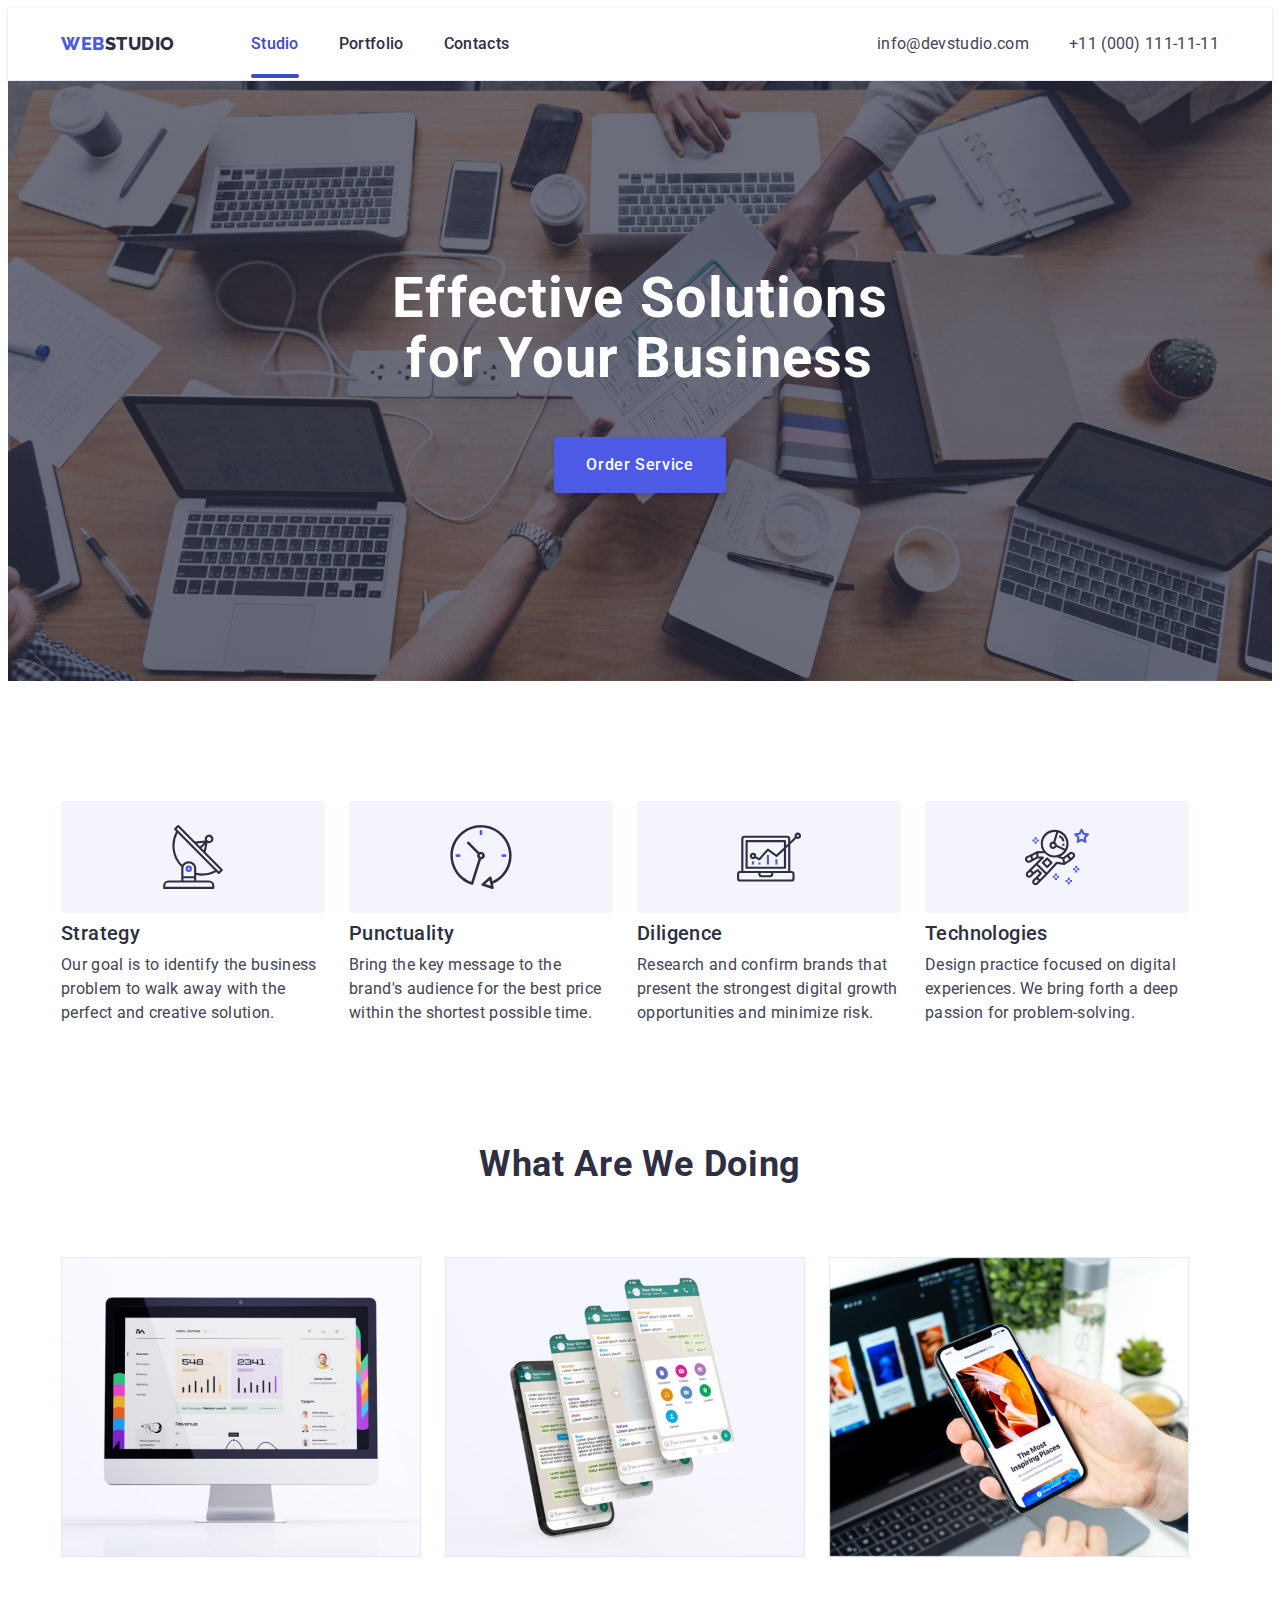
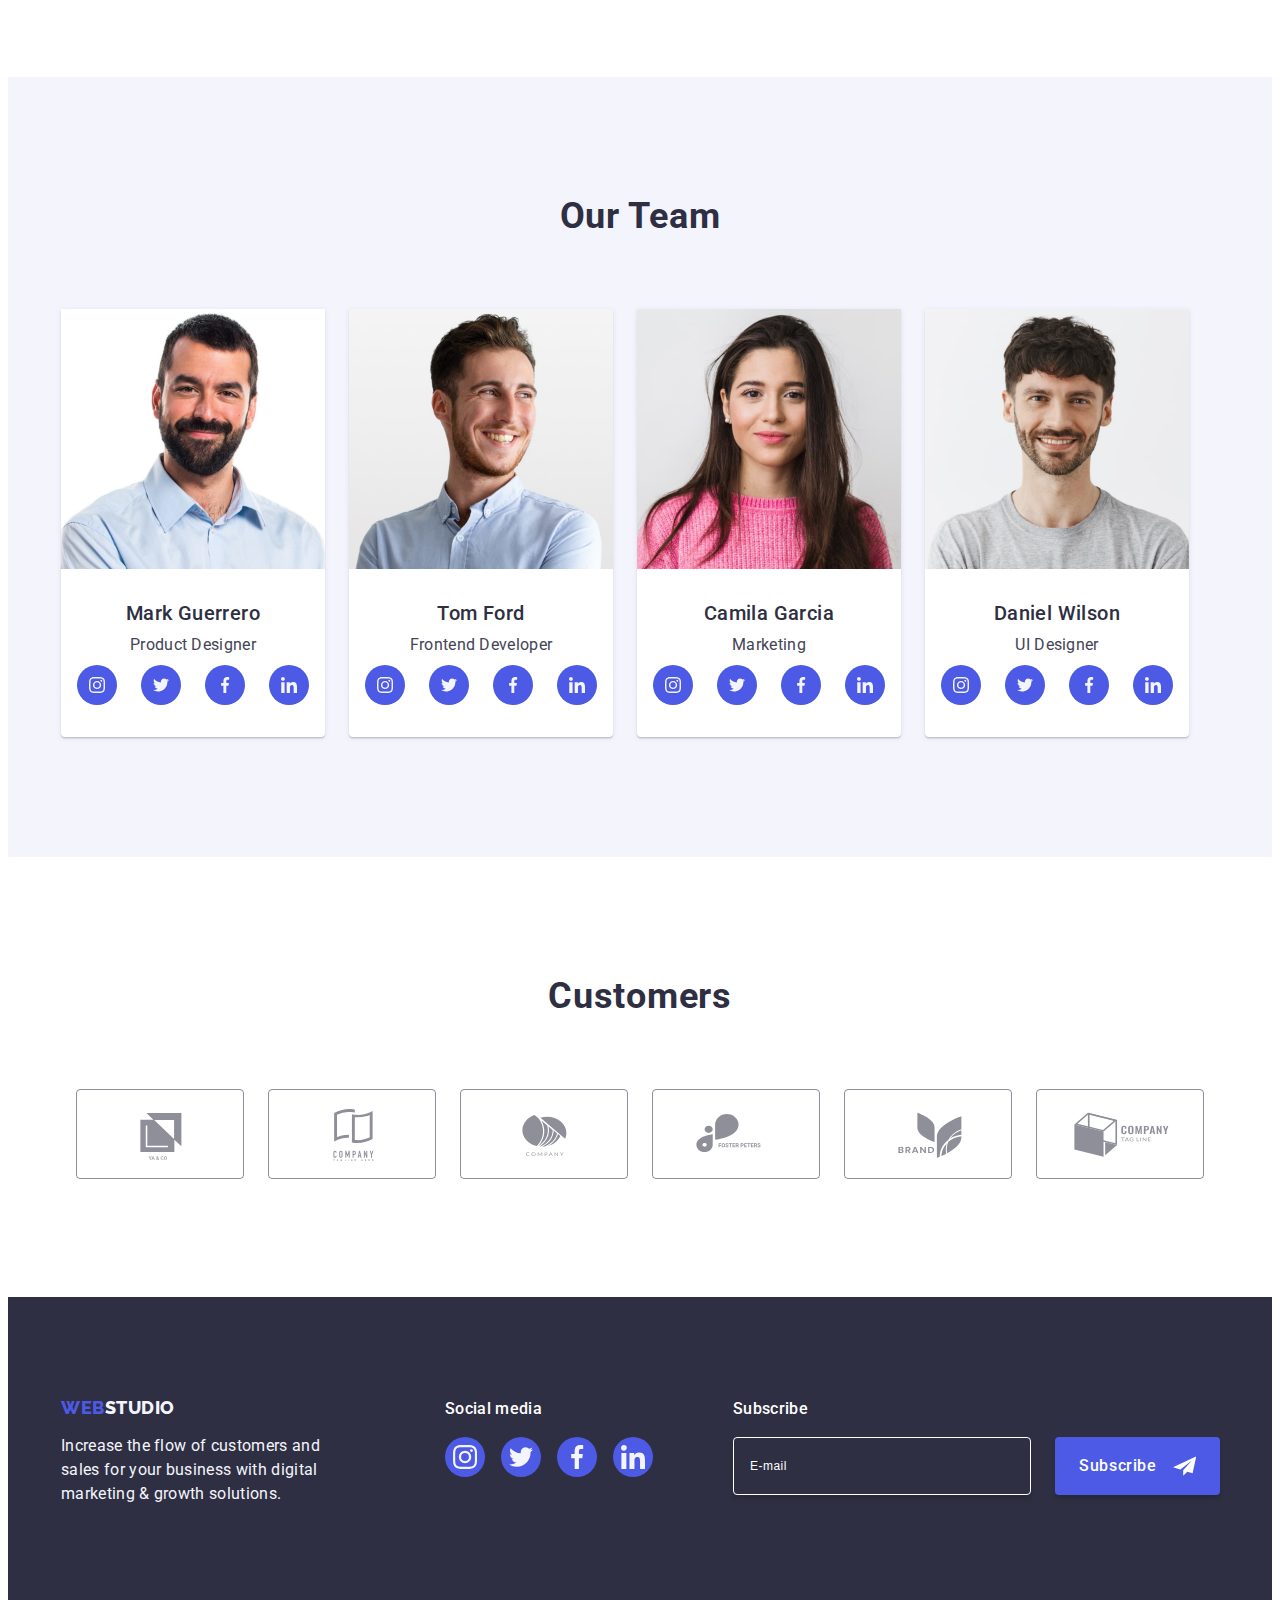
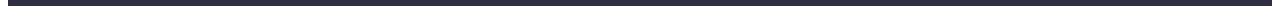
<file: index.html>
<!DOCTYPE html>
<html lang="en">
  <head>
    <meta charset="utf-8" />
    <meta name="description" content="Effective Solutions for Your Business" />
    <title>Web Studio</title>
    <link rel="preconnect" href="https://fonts.googleapis.com" />
    <link rel="preconnect" href="https://fonts.gstatic.com" crossorigin />
    <link rel="preconnect" href="https://fonts.googleapis.com" />
    <link rel="preconnect" href="https://fonts.gstatic.com" crossorigin />
    <link
      href="https://fonts.googleapis.com/css2?family=Raleway:wght@800&family=Roboto:wght@400;500;700;900&display=swap"
      rel="stylesheet"
    />
    <link
      rel="stylesheet"
      href="https://cdnjs.cloudflare.com/ajax/libs/modern-normalize/2.0.0/modern-normalize.min.css"
      integrity="sha512-4xo8blKMVCiXpTaLzQSLSw3KFOVPWhm/TRtuPVc4WG6kUgjH6J03IBuG7JZPkcWMxJ5huwaBpOpnwYElP/m6wg=="
      crossorigin="anonymous"
      referrerpolicy="no-referrer"
    />
    <link rel="stylesheet" href="./portfolio.html" />
    <link rel="stylesheet" href="./css/styles.css" />
  </head>
  <body>
    <!-- header -->

    <header class="header">
      <!-- !logo -->

      <div class="container-header container">
        <nav class="nav list">
          <a class="logo link" href="./index.html">
            Web<span class="span-dark">Studio</span>
          </a>

          <!-- !menu  -->

          <ul class="navigation-list list">
            <li class="navigation-list-item">
              <a href="./index.html" class="navigation-item-link link current"
                >Studio</a
              >
            </li>
            <li class="navigation-list-item">
              <a href="./portfolio.html" class="navigation-item-link link"
                >Portfolio</a
              >
            </li>
            <li class="navigation-list-item">
              <a href="" class="navigation-item-link link">Contacts</a>
            </li>
          </ul>
        </nav>
        <!-- !address -->
        <address class="address">
          <ul class="addres-list list">
            <li class="addres-list-item">
              <a class="addres-contacts link" href="mailto:info@devstudio.com"
                >info@devstudio.com</a
              >
            </li>
            <li class="addres-list-item">
              <a class="addres-contacts link" href="tel:+110001111111"
                >+11 (000) 111-11-11</a
              >
            </li>
          </ul>
        </address>
      </div>
    </header>

    <!-- main content -->

    <main class="main-content">
      <!-- !Hero section  -->

      <section class="hero-section">
        <div class="container">
          <h1 class="hero-text">Effective Solutions for Your Business</h1>
          <button type="button" class="button" data-modal-open>
            Order Service
          </button>
        </div>
      </section>

      <!--!Benefits section  -->

      <section class="benefits-section">
        <div class="container">
          <h2 class="visually-hidden">Content</h2>
          <ul class="benefits-list list">
            <li class="benefits-list-item">
              <div class="benefits-wraper">
                <svg class="benefits-icon" width="64" height="64">
                  <use href="./images/icons.svg#icon-antenna-1"></use>
                </svg>
              </div>
              <h3 class="benefits-list-subtitle">Strategy</h3>
              <p class="benefits-list-desc">
                Our goal is to identify the business problem to walk away with
                the perfect and creative solution.
              </p>
            </li>
            <li class="benefits-list-item">
              <div class="benefits-wraper">
                <svg class="benefits-icon" width="64" height="64">
                  <use href="./images/icons.svg#icon-clock-1"></use>
                </svg>
              </div>
              <h3 class="benefits-list-subtitle">Punctuality</h3>
              <p class="benefits-list-desc">
                Bring the key message to the brand's audience for the best price
                within the shortest possible time.
              </p>
            </li>
            <li class="benefits-list-item">
              <div class="benefits-wraper">
                <svg class="benefits-icon" width="64" height="64">
                  <use href="./images/icons.svg#icon-diagram-1"></use>
                </svg>
              </div>
              <h3 class="benefits-list-subtitle">Diligence</h3>
              <p class="benefits-list-desc">
                Research and confirm brands that present the strongest digital
                growth opportunities and minimize risk.
              </p>
            </li>
            <li class="benefits-list-item">
              <div class="benefits-wraper">
                <svg class="benefits-icon" width="64" height="64">
                  <use href="./images/icons.svg#icon-astronaut-1"></use>
                </svg>
              </div>
              <h3 class="benefits-list-subtitle">Technologies</h3>
              <p class="benefits-list-desc">
                Design practice focused on digital experiences. We bring forth a
                deep passion for problem-solving.
              </p>
            </li>
          </ul>
        </div>
      </section>

      <!--!Progres section -->

      <section class="progres-section">
        <div class="container">
          <h2 class="title">What are we doing</h2>
          <ul class="progres-list list">
            <li class="progres-list-item">
              <img
                class="images img"
                src="./images/mainpage/img5.jpg"
                alt="computer monitor"
                width="360"
              />
            </li>
            <li class="progres-list-item">
              <img
                class="images img"
                src="./images/mainpage/img6.jpg"
                alt="application in the phone"
                width="360"
              />
            </li>
            <li class="progres-list-item">
              <img
                class="images img"
                src="./images/mainpage/img7.jpg"
                alt="phone in hand in front of computer"
                width="360"
              />
            </li>
          </ul>
        </div>
      </section>

      <!-- !Team section -->

      <section class="team-section">
        <div class="container">
          <h2 class="title">Our Team</h2>
          <ul class="team-list list">
            <li class="team-list-item">
              <img
                class="team-img img"
                src="./images/mainpage/img1.jpg"
                alt="Mark Guerrero"
                width="264"
              />
              <div class="text">
                <h3 class="name">Mark Guerrero</h3>
                <p class="profession">Product Designer</p>
                <ul class="team-wrape-list list">
                  <li class="team-wrape-item">
                    <a class="social-link" href="">
                      <svg class="link-icon" width="16" height="16">
                        <use href="./images/icons.svg#icon-instagram-2"></use>
                      </svg>
                    </a>
                  </li>
                  <li class="team-wrape-item">
                    <a class="social-link" href="">
                      <svg class="link-icon" width="16" height="16">
                        <use href="./images/icons.svg#icon-twitter-1"></use>
                      </svg>
                    </a>
                  </li>
                  <li class="team-wrape-item">
                    <a class="social-link" href="">
                      <svg class="link-icon" width="16" height="16">
                        <use href="./images/icons.svg#icon-facebook-1"></use>
                      </svg>
                    </a>
                  </li>
                  <li class="team-wrape-item">
                    <a class="social-link" href="">
                      <svg class="link-icon" width="16" height="16">
                        <use href="./images/icons.svg#icon-linkedin-1"></use>
                      </svg>
                    </a>
                  </li>
                </ul>
              </div>
            </li>
            <li class="team-list-item">
              <img
                class="team-img img"
                src="./images/mainpage/img2.jpg"
                alt="Tom Ford"
                width="264"
              />
              <div class="text">
                <h3 class="name">Tom Ford</h3>
                <p class="profession">Frontend Developer</p>
                <ul class="team-wrape-list list">
                  <li class="team-wrape-item">
                    <a class="social-link" href="">
                      <svg class="link-icon" width="16" height="16">
                        <use href="./images/icons.svg#icon-instagram-2"></use>
                      </svg>
                    </a>
                  </li>
                  <li class="team-wrape-item">
                    <a class="social-link" href="">
                      <svg class="link-icon" width="16" height="16">
                        <use href="./images/icons.svg#icon-twitter-1"></use>
                      </svg>
                    </a>
                  </li>
                  <li class="team-wrape-item">
                    <a class="social-link" href="">
                      <svg class="link-icon" width="16" height="16">
                        <use href="./images/icons.svg#icon-facebook-1"></use>
                      </svg>
                    </a>
                  </li>
                  <li class="team-wrape-item">
                    <a class="social-link" href="">
                      <svg class="link-icon" width="16" height="16">
                        <use href="./images/icons.svg#icon-linkedin-1"></use>
                      </svg>
                    </a>
                  </li>
                </ul>
              </div>
            </li>
            <li class="team-list-item">
              <img
                class="team-img img"
                src="./images/mainpage/img3.jpg"
                alt="Camila Garcia"
                width="264"
              />
              <div class="text">
                <h3 class="name">Camila Garcia</h3>
                <p class="profession">Marketing</p>
                <ul class="team-wrape-list list">
                  <li class="team-wrape-item">
                    <a class="social-link" href="">
                      <svg class="link-icon" width="16" height="16">
                        <use href="./images/icons.svg#icon-instagram-2"></use>
                      </svg>
                    </a>
                  </li>
                  <li class="team-wrape-item">
                    <a class="social-link" href="">
                      <svg class="link-icon" width="16" height="16">
                        <use href="./images/icons.svg#icon-twitter-1"></use>
                      </svg>
                    </a>
                  </li>
                  <li class="team-wrape-item">
                    <a class="social-link" href="">
                      <svg class="link-icon" width="16" height="16">
                        <use href="./images/icons.svg#icon-facebook-1"></use>
                      </svg>
                    </a>
                  </li>
                  <li class="team-wrape-item">
                    <a class="social-link" href="">
                      <svg class="link-icon" width="16" height="16">
                        <use href="./images/icons.svg#icon-linkedin-1"></use>
                      </svg>
                    </a>
                  </li>
                </ul>
              </div>
            </li>
            <li class="team-list-item">
              <img
                class="team-img img"
                src="./images/mainpage/img4.jpg"
                alt="Daniel Wilson"
                width="264"
              />
              <div class="text">
                <h3 class="name">Daniel Wilson</h3>
                <p class="profession">UI Designer</p>
                <ul class="team-wrape-list list">
                  <li class="team-wrape-item">
                    <a class="social-link" href="">
                      <svg class="link-icon" width="16" height="16">
                        <use href="./images/icons.svg#icon-instagram-2"></use>
                      </svg>
                    </a>
                  </li>
                  <li class="team-wrape-item">
                    <a class="social-link" href="">
                      <svg class="link-icon" width="16" height="16">
                        <use href="./images/icons.svg#icon-twitter-1"></use>
                      </svg>
                    </a>
                  </li>
                  <li class="team-wrape-item">
                    <a class="social-link" href="">
                      <svg class="link-icon" width="16" height="16">
                        <use href="./images/icons.svg#icon-facebook-1"></use>
                      </svg>
                    </a>
                  </li>
                  <li class="team-wrape-item">
                    <a class="social-link" href="">
                      <svg class="link-icon" width="16" height="16">
                        <use href="./images/icons.svg#icon-linkedin-1"></use>
                      </svg>
                    </a>
                  </li>
                </ul>
              </div>
            </li>
          </ul>
        </div>
      </section>

      <!-- !Customers -->

      <section class="customers-section">
        <div class="container">
          <h2 class="title customers-title">Customers</h2>
          <ul class="list customers-list">
            <li class="list customers-item">
              <a class="link customers-link" href="">
                <svg class="customers-icon" width="104" height="56">
                  <use href="./images/icons.svg#icon-Logo"></use>
                </svg>
              </a>
            </li>
            <li class="list customers-item">
              <a class="link customers-link" href="">
                <svg class="customers-icon" width="104" height="56">
                  <use href="./images/icons.svg#icon-Logo-1"></use>
                </svg>
              </a>
            </li>
            <li class="list customers-item">
              <a class="link customers-link" href="">
                <svg class="customers-icon" width="104" height="56">
                  <use href="./images/icons.svg#icon-Logo-2"></use>
                </svg>
              </a>
            </li>
            <li class="list customers-item">
              <a class="link customers-link" href="">
                <svg class="customers-icon" width="104" height="56">
                  <use href="./images/icons.svg#icon-logo-foster-peters"></use>
                </svg>
              </a>
            </li>
            <li class="list customers-item">
              <a class="link customers-link" href="">
                <svg class="customers-icon" width="104" height="56">
                  <use href="./images/icons.svg#icon-Logo-3"></use>
                </svg>
              </a>
            </li>
            <li class="list customers-item">
              <a class="link customers-link" href="">
                <svg class="customers-icon" width="104" height="56">
                  <use href="./images/icons.svg#icon-Logo-4"></use>
                </svg>
              </a>
            </li>
          </ul>
        </div>
      </section>
    </main>
    <!-- footer -->

    <footer class="footer">
      <div class="container container-footer">
        <div class="cont">
          <a class="logo link link-logo" href="./index.html"
            >Web<span class="span-white">Studio</span>
          </a>
          <p class="footer-text">
            Increase the flow of customers and sales for your business with
            digital marketing & growth solutions.
          </p>
        </div>
        <div class="social">
          <p class="social-text">Social media</p>
          <ul class="footer-wrap-list list">
            <li class="team-wrape-item social-item">
              <a class="social-link-footer" href="">
                <svg class="link-icon-footer" width="24" height="24">
                  <use href="./images/icons.svg#icon-instagram-2"></use>
                </svg>
              </a>
            </li>
            <li class="team-wrape-item social-item">
              <a class="social-link-footer" href="">
                <svg class="link-icon-footer" width="24" height="24">
                  <use href="./images/icons.svg#icon-twitter-1"></use>
                </svg>
              </a>
            </li>
            <li class="team-wrape-item social-item">
              <a class="social-link-footer" href="">
                <svg class="link-icon-footer" width="24" height="24">
                  <use href="./images/icons.svg#icon-facebook-1"></use>
                </svg>
              </a>
            </li>
            <li class="team-wrape-item social-item">
              <a class="social-link-footer" href="">
                <svg class="link-icon-footer" width="24" height="24">
                  <use href="./images/icons.svg#icon-linkedin-1"></use>
                </svg>
              </a>
            </li>
          </ul>
        </div>
        <div class="subscribe">
          <p class="social-text">Subscribe</p>
          <form class="footer-form" name="subscribe_form">
            <label class="footer-label" for="user_email_form">
              <input
                class="footer-form-input"
                name="subscribe-email"
                type="email"
                placeholder="E-mail"
                id="user_email_form"
              />
            </label>
            <button class="button-subscribe button" type="submit">
              Subscribe
              <svg class="button-item" width="24" height="24">
                <use href="./images/icons.svg#icon-Frame-3"></use>
              </svg>
            </button>
          </form>
        </div>
      </div>
    </footer>

    <!-- modal -->

    <div class="modal is-hidden" data-modal>
      <div class="modal-inside" data-modal>
        <button class="modal-close-button" type="button" data-modal-close>
          <svg class="svg-close" width="8" height="8">
            <use href="./images/icons.svg#icon-close-black-18dp-2-1"></use>
          </svg>
        </button>

        <p class="modal-caption">
          Leave your contacts and we will call you back
        </p>

        <form class="modal-form" name="review_form">
          <div class="modai-form-field">
            <label class="modal-form-label" for="user-name">Name</label>
            <div class="modai-form-field">
              <input
                class="modal-form-input"
                type="text"
                name="user-name"
                id="user-name"
                placeholder=""
              />
              <svg class="modal-form-icon" width="18" height="24">
                <use href="./images/icons.svg#icon-person-black-18dp-1"></use>
              </svg>
            </div>
          </div>

          <div class="modai-form-field">
            <label class="modal-form-label" for="user-phone">Phone</label>
            <div class="modai-form-field">
              <input
                class="modal-form-input"
                type="tel"
                name="user-name"
                id="user-phone"
                placeholder=""
              />
              <svg class="modal-form-icon" width="18" height="24">
                <use href="./images/icons.svg#icon-phone-black-18dp-1"></use>
              </svg>
            </div>
          </div>

          <div class="modai-form-field">
            <label class="modal-form-label" for="user-email">Email</label>
            <div class="modai-form-field">
              <input
                class="modal-form-input"
                type="email"
                name="user-name"
                id="user-email"
                placeholder=""
              />
              <svg class="modal-form-icon" width="18" height="24">
                <use href="./images/icons.svg#icon-email-black-18dp-1"></use>
              </svg>
            </div>
          </div>
          <div class="modal-form-field-coment">
            <label class="modal-form-label" for="user-comment">Comment</label>
            <textarea
              class="modal-form-comment"
              name="user-comment"
              id="user-comment"
              rows="8"
              placeholder="Text input"
            ></textarea>
          </div>
          <div class="modal-foorm-field-checkbox">
            <input
              class="visually-hidden"
              type="checkbox"
              name="user-privacy"
              value="true"
              id="user-privacy"
            />
            <label class="modal-form-agrement" for="user-privacy">
              <span class="agrement-checkbox">
                <svg class="agrement-checkbox-icon" width="10" height="8">
                  <use href="./images/icons.svg#icon-Vector-1"></use>
                </svg>
              </span>
              I accept the terms and conditions of the

              <a
                class="modal-form-link"
                href=""
                target="_blank"
                rel="noopener noreferrer"
                >Privacy Policy</a
              >
            </label>
          </div>

          <button class="modal-form-button button" type="submit" disabled>
            Send
          </button>
        </form>
      </div>
    </div>
    <script src="./js/modal.js"></script>
  </body>
</html>
</file>
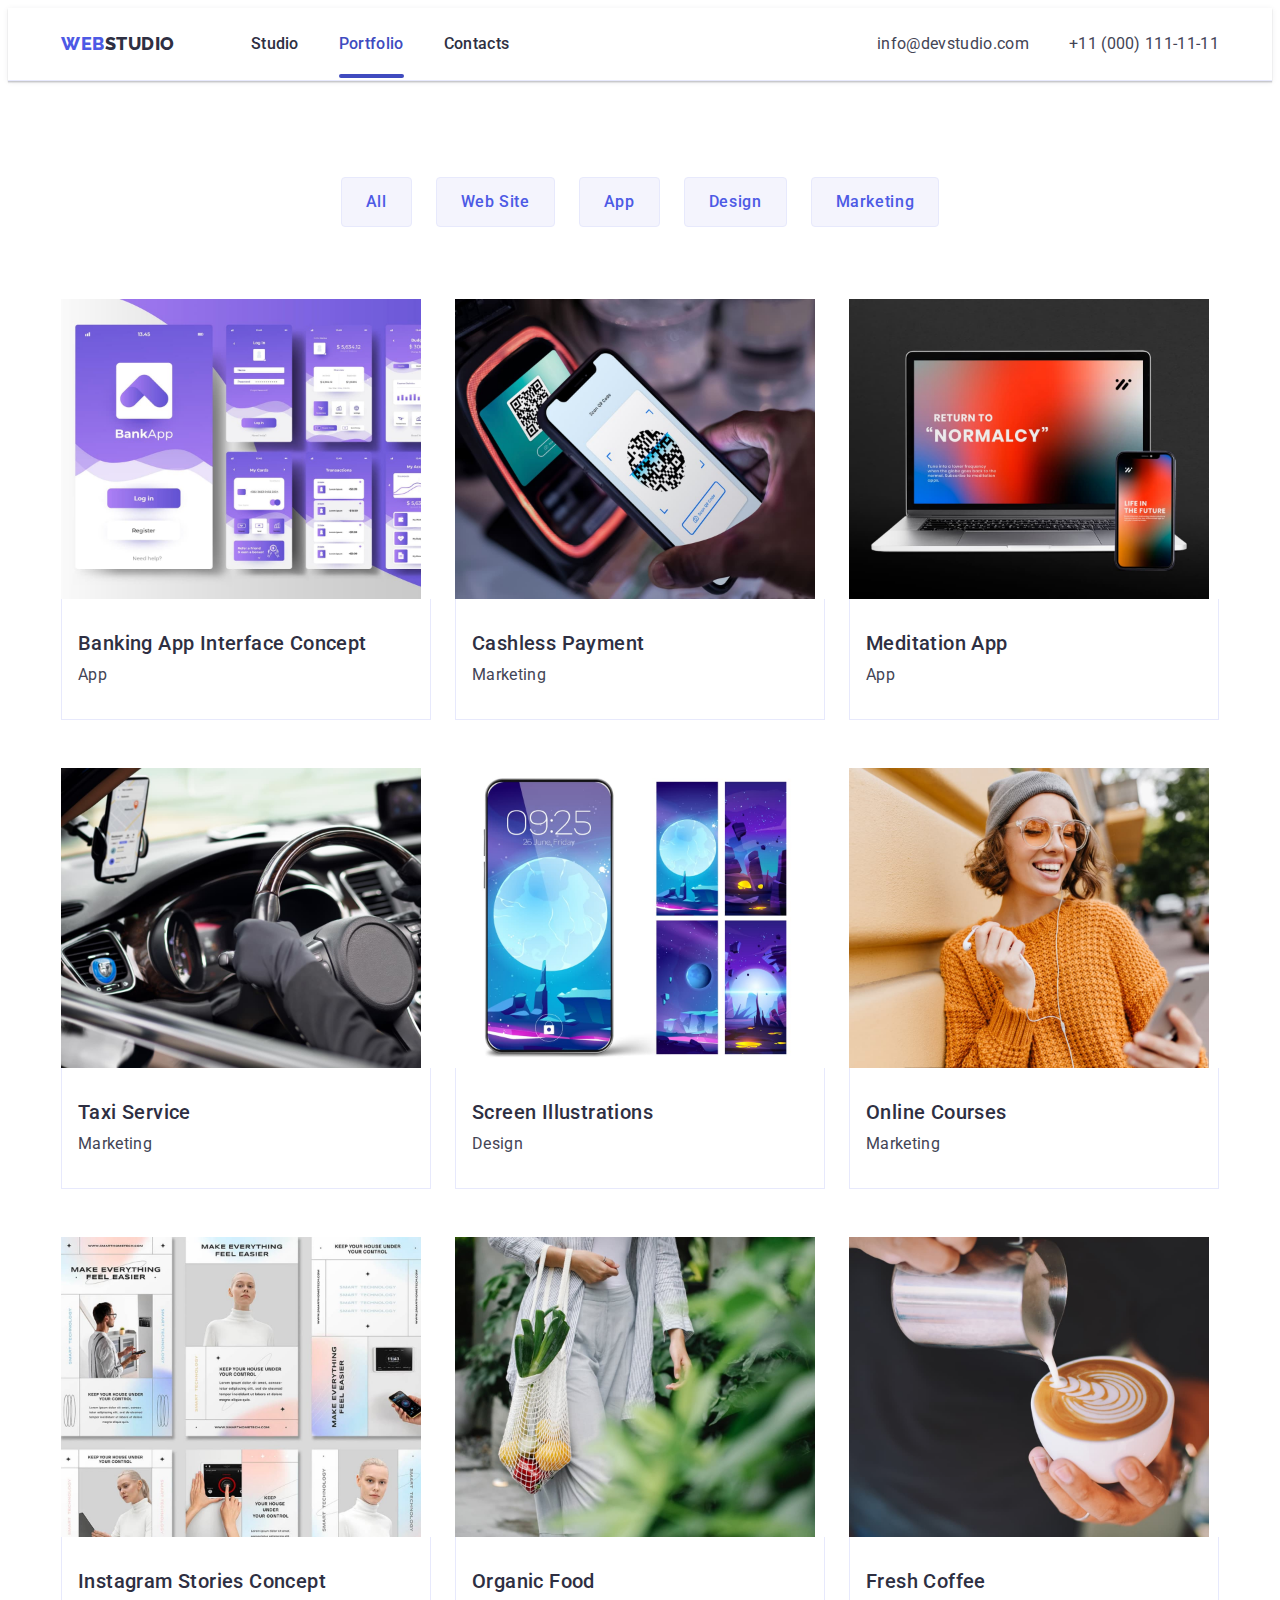
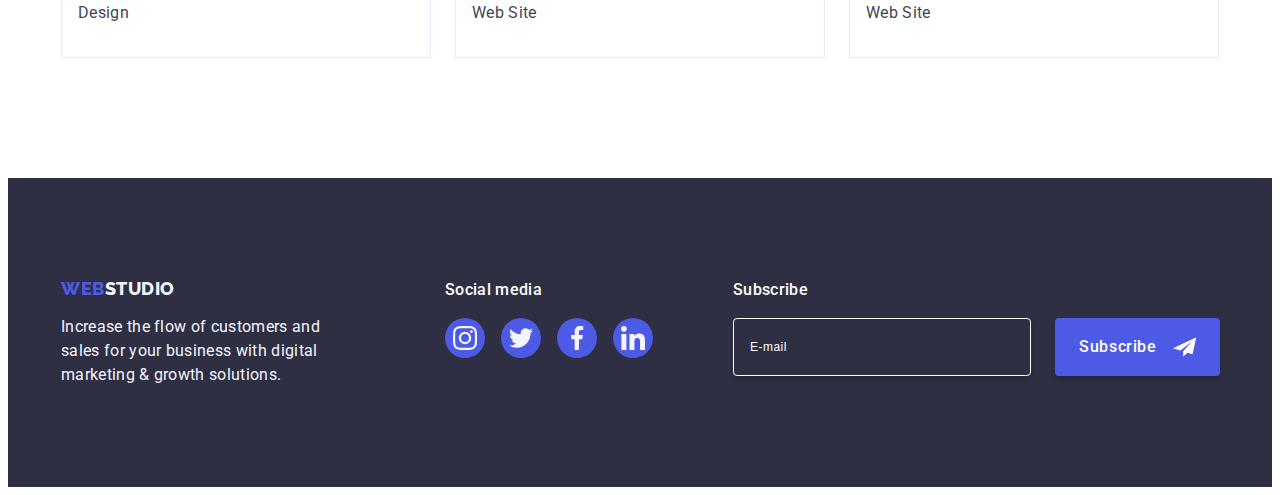
<file: portfolio.html>
<!DOCTYPE html>
<html lang="en">
  <head>
    <meta charset="UTF-8" />
    <meta name="viewport" content="width=device-width, initial-scale=1.0" />
    <title>Portfolio</title>
    <link rel="preconnect" href="https://fonts.googleapis.com" />
    <link rel="preconnect" href="https://fonts.gstatic.com" crossorigin />
    <link rel="preconnect" href="https://fonts.googleapis.com" />
    <link rel="preconnect" href="https://fonts.gstatic.com" crossorigin />
    <link
      href="https://fonts.googleapis.com/css2?family=Raleway:wght@800&family=Roboto:wght@400;500;700;900&display=swap"
      rel="stylesheet"
    />
    <link
      rel="stylesheet"
      href="https://cdnjs.cloudflare.com/ajax/libs/modern-normalize/2.0.0/modern-normalize.min.css"
      integrity="sha512-4xo8blKMVCiXpTaLzQSLSw3KFOVPWhm/TRtuPVc4WG6kUgjH6J03IBuG7JZPkcWMxJ5huwaBpOpnwYElP/m6wg=="
      crossorigin="anonymous"
      referrerpolicy="no-referrer"
    />
    <link rel="stylesheet" href="./css/styles.css" />
    <link rel="stylesheet" href="./index.html" />
  </head>
  <body>
    <!-- header -->

    <header class="header">
      <!-- !logo -->

      <div class="container-header container">
        <nav class="nav list">
          <a class="logo link" href="./index.html">
            Web<span class="span-dark">Studio</span>
          </a>

          <!-- !menu  -->

          <ul class="navigation-list list">
            <li class="navigation-list-item">
              <a href="./index.html" class="navigation-item-link link"
                >Studio</a
              >
            </li>
            <li class="navigation-list-item">
              <a
                href="./portfolio.html"
                class="navigation-item-link link current"
                >Portfolio</a
              >
            </li>
            <li class="navigation-list-item">
              <a href="" class="navigation-item-link link">Contacts</a>
            </li>
          </ul>
        </nav>

        <!-- !address -->

        <address class="address">
          <ul class="addres-list list">
            <li class="addres-list-item">
              <a class="addres-contacts link" href="mailto:info@devstudio.com"
                >info@devstudio.com</a
              >
            </li>
            <li class="addres-list-item">
              <a class="addres-contacts link" href="tel:+110001111111"
                >+11 (000) 111-11-11</a
              >
            </li>
          </ul>
        </address>
      </div>
    </header>

    <!-- main content -->

    <main class="main-content">
      <section class="filtr section">
        <div class="container">
          <h1 class="visually-hidden">wrap</h1>
          <ul class="filtr-list list">
            <li class="filtr-list-item">
              <button class="button-filtre" type="button">All</button>
            </li>
            <li class="filtr-list-item">
              <button class="button-filtre" type="button">Web Site</button>
            </li>
            <li class="filtr-list-item">
              <button class="button-filtre" type="button">App</button>
            </li>
            <li class="filtr-list-item">
              <button class="button-filtre" type="button">Design</button>
            </li>
            <li class="filtr-list-item">
              <button class="button-filtre" type="button">Marketing</button>
            </li>
          </ul>

          <ul class="card-list list">
            <li class="card-list-item item">
              <a class="link item-link" href="">
                <div class="card-box">
                  <img
                    class="img"
                    src="./images/portfolio/img1.jpg"
                    alt="Banking App Interface Concept"
                    width="360"
                  />
                  <p class="overlay">
                    14 Stylish and User-Friendly App Design Concepts · Task
                    Manager App · Calorie Tracker App · Exotic Fruit Ecommerce
                    App · Cloud Storage App
                  </p>
                </div>

                <div class="container-text">
                  <h2 class="card-item-title">Banking App Interface Concept</h2>
                  <p class="card-list-desc">App</p>
                </div>
              </a>
            </li>
            <li class="card-list-item">
              <a class="link item-link" href="">
                <div class="card-box">
                  <img
                    class="img"
                    src="./images/portfolio/img2.jpg"
                    alt="Banking App Interface Concept"
                    width="360"
                  />
                  <p class="overlay">
                    14 Stylish and User-Friendly App Design Concepts · Task
                    Manager App · Calorie Tracker App · Exotic Fruit Ecommerce
                    App · Cloud Storage App
                  </p>
                </div>

                <div class="container-text">
                  <h2 class="card-item-title">Cashless Payment</h2>
                  <p class="card-list-desc">Marketing</p>
                </div>
              </a>
            </li>
            <li class="card-list-item">
              <a class="link item-link" href="">
                <div class="card-box">
                  <img
                    class="img"
                    src="./images/portfolio/img3.jpg"
                    alt="Banking App Interface Concept"
                    width="360"
                  />
                  <p class="overlay">
                    14 Stylish and User-Friendly App Design Concepts · Task
                    Manager App · Calorie Tracker App · Exotic Fruit Ecommerce
                    App · Cloud Storage App
                  </p>
                </div>
                <div class="container-text">
                  <h2 class="card-item-title">Meditation App</h2>
                  <p class="card-list-desc">App</p>
                </div>
              </a>
            </li>
            <li class="card-list-item">
              <a class="link item-link" href="">
                <div class="card-box">
                  <img
                    class="img"
                    src="./images/portfolio/img4.jpg"
                    alt="Banking App Interface Concept"
                    width="360"
                  />
                  <p class="overlay">
                    14 Stylish and User-Friendly App Design Concepts · Task
                    Manager App · Calorie Tracker App · Exotic Fruit Ecommerce
                    App · Cloud Storage App
                  </p>
                </div>
                <div class="container-text">
                  <h2 class="card-item-title">Taxi Service</h2>
                  <p class="card-list-desc">Marketing</p>
                </div>
              </a>
            </li>
            <li class="card-list-item">
              <a class="link item-link" href="">
                <div class="card-box">
                  <img
                    class="img"
                    src="./images/portfolio/img5.jpg"
                    alt="Banking App Interface Concept"
                    width="360"
                  />
                  <p class="overlay">
                    14 Stylish and User-Friendly App Design Concepts · Task
                    Manager App · Calorie Tracker App · Exotic Fruit Ecommerce
                    App · Cloud Storage App
                  </p>
                </div>
                <div class="container-text">
                  <h2 class="card-item-title">Screen Illustrations</h2>
                  <p class="card-list-desc">Design</p>
                </div>
              </a>
            </li>
            <li class="card-list-item">
              <a class="link item-link" href="">
                <div class="card-box">
                  <img
                    class="img"
                    src="./images/portfolio/img6.jpg"
                    alt="Banking App Interface Concept"
                    width="360"
                  />
                  <p class="overlay">
                    14 Stylish and User-Friendly App Design Concepts · Task
                    Manager App · Calorie Tracker App · Exotic Fruit Ecommerce
                    App · Cloud Storage App
                  </p>
                </div>
                <div class="container-text">
                  <h2 class="card-item-title">Online Courses</h2>
                  <p class="card-list-desc">Marketing</p>
                </div>
              </a>
            </li>
            <li class="card-list-item">
              <a class="link item-link" href="">
                <div class="card-box">
                  <img
                    class="img"
                    src="./images/portfolio/img7.jpg"
                    alt="Banking App Interface Concept"
                    width="360"
                  />
                  <p class="overlay">
                    14 Stylish and User-Friendly App Design Concepts · Task
                    Manager App · Calorie Tracker App · Exotic Fruit Ecommerce
                    App · Cloud Storage App
                  </p>
                </div>
                <div class="container-text">
                  <h2 class="card-item-title">Instagram Stories Concept</h2>
                  <p class="card-list-desc">Design</p>
                </div>
              </a>
            </li>
            <li class="card-list-item">
              <a class="link item-link" href="">
                <div class="card-box">
                  <img
                    class="img"
                    src="./images/portfolio/img8.jpg"
                    alt="Banking App Interface Concept"
                    width="360"
                  />
                  <p class="overlay">
                    14 Stylish and User-Friendly App Design Concepts · Task
                    Manager App · Calorie Tracker App · Exotic Fruit Ecommerce
                    App · Cloud Storage App
                  </p>
                </div>
                <div class="container-text">
                  <h2 class="card-item-title">Organic Food</h2>
                  <p class="card-list-desc">Web Site</p>
                </div>
              </a>
            </li>
            <li class="card-list-item">
              <a class="link item-link" href="">
                <div class="card-box">
                  <img
                    class="img"
                    src="./images/portfolio/img9.jpg"
                    alt="Banking App Interface Concept"
                    width="360"
                  />
                  <p class="overlay">
                    14 Stylish and User-Friendly App Design Concepts · Task
                    Manager App · Calorie Tracker App · Exotic Fruit Ecommerce
                    App · Cloud Storage App
                  </p>
                </div>
                <div class="container-text">
                  <h2 class="card-item-title">Fresh Coffee</h2>
                  <p class="card-list-desc">Web Site</p>
                </div>
              </a>
            </li>
          </ul>
        </div>
      </section>
    </main>

    <!-- footer -->

    <footer class="footer">
      <div class="container container-footer">
        <div class="cont">
          <a class="logo link link-logo" href="./index.html"
            >Web<span class="span-white">Studio</span>
          </a>
          <p class="footer-text">
            Increase the flow of customers and sales for your business with
            digital marketing & growth solutions.
          </p>
        </div>
        <div class="social">
          <p class="social-text">Social media</p>
          <ul class="footer-wrap-list list">
            <li class="team-wrape-item social-item">
              <a class="social-link-footer" href="">
                <svg class="link-icon-footer" width="24" height="24">
                  <use href="./images/icons.svg#icon-instagram-2"></use>
                </svg>
              </a>
            </li>
            <li class="team-wrape-item social-item">
              <a class="social-link-footer" href="">
                <svg class="link-icon-footer" width="24" height="24">
                  <use href="./images/icons.svg#icon-twitter-1"></use>
                </svg>
              </a>
            </li>
            <li class="team-wrape-item social-item">
              <a class="social-link-footer" href="">
                <svg class="link-icon-footer" width="24" height="24">
                  <use href="./images/icons.svg#icon-facebook-1"></use>
                </svg>
              </a>
            </li>
            <li class="team-wrape-item social-item">
              <a class="social-link-footer" href="">
                <svg class="link-icon-footer" width="24" height="24">
                  <use href="./images/icons.svg#icon-linkedin-1"></use>
                </svg>
              </a>
            </li>
          </ul>
        </div>
        <div class="subscribe">
          <p class="social-text">Subscribe</p>
          <form class="footer-form" name="subscribe_form">
            <label class="footer-label" for="user_email_form">
              <input
                class="footer-form-input"
                name="subscribe-email"
                type="email"
                placeholder="E-mail"
                id="user_email_form"
              />
            </label>
            <button class="button-subscribe button" type="submit">
              Subscribe
              <svg class="button-item" width="24" height="24">
                <use href="./images/icons.svg#icon-Frame-3"></use>
              </svg>
            </button>
          </form>
        </div>
      </div>
    </footer>
    <script src="./js/modal.js"></script>
  </body>
</html>
</file>
<file: css/styles.css>
/* Base style */
 body {
     font-family: Roboto, sans-serif;
     font-size: 16px;
     font-style: normal;
     font-weight: 400;
     line-height: 1.5;
     letter-spacing: 0.32px;
     color: var(--slate);
     background-color: #FFF;
 }

 :root {
     --primary-font: "Roboto", sans-serif;
     --title-font: "Raleway", sans-serif;
     /* *colors */
     --iris: #4D5AE5;
     --ocean: #404BBF;
     --navyblue: #2E2F42;
     --green: #31D0AA;
     --slate: #434455;
     --lightslate: #8E8F99;
     --cornflower: #E7E9FC;
     --cloud: #F4F4FD;
     --navybluemodal: #2E2F42;
     --grey: #2E2F42;
     --white: #FFFFFF;
     --dairy: #FCFCFC;
 }
 .container {
    width: 1158px;
    padding-left: 15px;
    padding-right: 15px;
    margin-left: auto;
    margin-right: auto;
     
 }

 .visually-hidden {
     position: absolute;
     width: 1px;
     height: 1px;
     margin: -1px;
     border: 0;
     padding: 0;
     white-space: nowrap;
     clip-path: inset(100%);
     clip: rect(0 0 0 0);
     overflow: hidden;
 }

 h1,
 h2,
 h3,
 h4,
 h5,
 h6,
 p,
 ul {
     margin: 0;
 }

 .link {
     text-decoration: none;
 }

 .list {
     list-style: none;
     padding: 0;
     margin: 0;
 }

 .title {
     color: var(--navyblue);
     font-size: 36px;
     font-style: normal;
     font-weight: 700;
     line-height: 1.11;
     letter-spacing: 0.02em;
     text-transform: capitalize;
     text-align: center;
     margin-bottom: 72px;
 }

 .img {
     display: block;
     height: auto;
     max-width: 100%;
 }


 /* header */

 .header {
     border-bottom: 1px solid #e7e9fc;
     box-shadow: 0px 1px 6px 0px rgba(46, 47, 66, 0.08), 0px 1px 1px 0px rgba(46, 47, 66, 0.16), 0px 2px 1px 0px rgba(46, 47, 66, 0.08);
 }

 .container-header {
     display: flex;
     align-items: center;
 }

 .nav {
     list-style: none;
     display: flex;
     align-items: center;
 }

 /* !Logo */

 .logo {
     color: var(--iris);
     font-family: Raleway, sans-serif;
     font-size: 18px;
     font-style: normal;
     font-weight: 800;
     line-height: 1.17;
     letter-spacing: 0.03em;
     text-transform: uppercase;
     margin-right: 76px;
 }


 .span-dark {
     color: var(--navyblue);
 }



 /* !menu */

 .navigation-list {
     display: flex;
     gap: 40px;
 }

 .navigation-item-link {
     color: var(--navyblue);
     font-style: normal;
     font-weight: 500;
     letter-spacing: 0.02em;
     font-size: 16px;
     line-height: 1.5;
     padding: 24px 0;
     transition: color 250ms cubic-bezier(0.4, 0, 0.2, 1);
 }

 .navigation-item-link:hover,
 .navigation-item-link:focus {
     color: #404bbf;

 }

 .current {
     color: #404bbf;
     position: relative;
 }

 .current::after {
     width: 100%;
     content: "";
     position: absolute;
     left: 0;
     bottom: -1px;
     height: 4px;
     background-color: #404bbf;
     border-radius: 2px;
 }

 /*!address  */

 .address {
     font-style: normal;
     margin-left: auto;
 }

 .addres-list {
     display: flex;
     padding: 24px 0;
     align-items: center;
     gap: 40px;
 }

 .addres-contacts {
     color: var(--slate);
     font-style: normal;
     font-weight: 400;
     line-height: 1.5;
     letter-spacing: 0.02em;
     transition: color 250ms cubic-bezier(0.4, 0, 0.2, 1);
 }


 .addres-contacts:hover,
 .addres-contacts:focus {
     color: #404bbf;
 }



 /* main content */

 /* !hero section */

 .hero-section {
     background: var(--navyblue);
     padding-bottom: 188px;
     padding-top: 188px;
     background-image: linear-gradient(rgba(46, 47, 66, 0.7), rgba(46, 47, 66, 0.7)), url(../images/mainpage/people-office.jpg);
     background-repeat: no-repeat;
     max-width: 1440px;
     background-position: center;
     background-size: cover;
     margin: 0 auto;
 }


 .hero-text {
     color: var(--white);
     font-size: 56px;
     font-weight: 700;
     line-height: 1.07;
     letter-spacing: 0.02em;
     text-align: center;
     max-width: 496px;
     margin-bottom: 48px;
     margin-left: auto;
     margin-right: auto;
 }

 .button {
     color: var(--white);
     font-style: normal;
     font-weight: 500;
     background: var(--iris);
     font-family: "Roboto", sans-serif;
     font-size: 16px;
     line-height: 1.5;
     letter-spacing: 0.04em;
     cursor: pointer;
     display: block;
     padding: 16px 32px;
     border-radius: 4px;
     box-shadow: 0px 4px 4px 0px rgba(0, 0, 0, 0.15);
     margin-left: auto;
     margin-right: auto;
     min-width: 169px;
     height: 56px;
     border: none;
     transition: background-color 250ms cubic-bezier(0.4, 0, 0.2, 1);
 }

 .button:hover,
 .button:focus {
     background-color: #404BBF;
 }




 /* !Benefits section */

 .benefits-section {
    padding-top: 120px;
    padding-bottom: 120px;
 }
 .benefits-list {
    display: flex;
    gap: 24px;
}
 .benefits-wraper {
     display: flex;
     align-items: center;
     justify-content: center;
     border-radius: 4px;
     background: var(--cloud, #F4F4FD);
     width: 264px;
     height: 112px;
     margin-bottom: 8px;
 }

 .benefits-icon {
     width: 64px;
     height: 64px;
 }

 .benefits-list-subtitle {
     color: var(--navyblue);
     font-size: 20px;
     font-weight: 500;
     line-height: 1.2;
     letter-spacing: 0.02em;
     margin-bottom: 8px;
     margin-top: 0;
 }

 .benefits-list-desc {
     width: 264px;
 }

 /* !Progres section */

 .progres-section {
     padding-bottom: 120px;
 }

 .progres-list {
     display: flex;
     gap: 24px;
 }

 /* !Team section */

 .team-section {
     background-color: #F4F4FD;
     padding-top: 120px;
     padding-bottom: 120px;
 }

 .team-list {
     display: flex;
     gap: 24px;
 }

 .team-list-item {
     background-color: #FFFFFF;
     border-radius: 0px 0px 4px 4px;
     box-shadow: 0px 2px 1px 0px rgba(46, 47, 66, 0.08), 0px 1px 1px 0px rgba(46, 47, 66, 0.16), 0px 1px 6px 0px rgba(46, 47, 66, 0.08);
 }

 .text {
     padding: 32px 0;
     text-align: center;
 }

 .name {
     color: var(--navyblue);
     font-size: 20px;
     font-style: normal;
     font-weight: 500;
     line-height: 1.2;
     letter-spacing: 0.02em;
     margin-bottom: 8px;
     text-align: center;
 }

 .profession {
     text-align: center;
 }

 .team-wrape-list {
     display: flex;
     justify-content: center;
     margin-top: 8px;
     gap: 24px;
 }

 .team-wrape-item :hover,
 .team-wrape-item :focus {
     background-color: #404BBF;
 }

 .team-wrape-item {
     width: 40px;
     height: 40px;
 }


 .social-link {
     display: flex;
     justify-content: center;
     align-items: center;
     width: 100%;
     height: 100%;
     background-color: #4D5AE5;
     border-radius: 50%;
     transition: background-color 250ms cubic-bezier(0.4, 0, 0.2, 1);
 }

 .link-icon {

     width: 16px;
     height: 16px;
     fill: #F4F4FD;
 }

 /* !Customers */

 .customers-section {
     padding-top: 120px;
     padding-bottom: 120px;
 }

 .customers-list {
     display: flex;
     justify-content: center;
     gap: 24px;
 }

 .customers-item {
     display: flex;
     width: 168px;
     height: 88px;
 }

 .customers-link {
     width: 100%;
     height: 100%;
     border: 1px solid #8e8f99;
     border-radius: 4px;
     display: flex;
     justify-content: center;
     align-items: center;
     color: #8e8f99;
     transition: border-color 250ms cubic-bezier(0.4, 0, 0.2, 1),
         color 250ms cubic-bezier(0.4, 0, 0.2, 1);
 }

 .customers-item :hover,
 .customers-item :focus {
     border-color: #404bbf;
     color: #404bbf;
 }


 .customers-icon {
     fill: currentColor;
 }

 .customers-icon :hover {
     border-color: #404bbf;
     color: #404bbf;
 }





 /* footer */

 .footer {
     background: var(--navyblue);
     padding-top: 100px;
     padding-bottom: 100px;
 }

 .container-footer {
     display: flex;
     align-items: baseline;
 }

 .cont {
     margin-right: 120px;
 }

 .link-logo {
     display: inline-block;
     margin-bottom: 16px;
     margin-right: 0;
 }

 .span-white {
     color: var(--cloud);
 }

 .footer-text {
     color: var(--cloud);
     width: 264px;
 }

 .social-text {
     color: var(--white, #FFF);
     font-weight: 500;
     margin-bottom: 16px;
 }

 .footer-wrap-list {
     display: flex;
     justify-content: center;
     gap: 16px;
     transition: background-color 250ms cubic-bezier(0.4, 0, 0.2, 1);
 }

 .social-item :hover,
 .social-item :focus {
     background-color: #31D0AA;
 }

 .social-link-footer {
     display: flex;
     justify-content: center;
     align-items: center;
     width: 100%;
     height: 100%;
     background-color: #4D5AE5;
     border-radius: 50%;
     transition: background-color 250ms cubic-bezier(0.4, 0, 0.2, 1);
 }

 .link-icon-footer {
     width: 24px;
     height: 24px;
     fill: #F4F4FD;
 }

 .subscribe {
     margin-left: 80px;
     width: 453px;
     height: 80px;
 }

 .footer-form {
     display: flex;
     gap: 24px;
 }

 .footer-form-input {
     width: 264px;
     height: 40px;
     color: #FFFFFF;
     outline: transparent;
     background-color: transparent;
     border-radius: 4px;
     transition: border-color 250ms cubic-bezier(0.4, 0, 0.2, 1),
         color 250ms cubic-bezier(0.4, 0, 0.2, 1);
     border: 1px solid var(--white, #FFF);
     box-shadow: 0px 4px 4px 0px rgba(0, 0, 0, 0.15);
     font-size: 12px;
     line-height: 1.5;
     letter-spacing: 0.04em;
     padding: 8px 16px;
 }

 .footer-form-input::placeholder {
     color: var(--white, #FFF);
 }

 .footer-form-input:focus {
     border: 1px solid #4D5AE5;
 }

 .button-subscribe {
     display: inline-flex;
     padding: 8px 24px;
     justify-content: center;
     align-items: center;
     min-width: 165px;
     height: auto;
 }

 .button-item {
     margin-left: 16px;
     fill: #FFFFFF;
 }

 /* !modal */

 .modal {
     position: fixed;
     top: 0;
     left: 0;
     width: 100%;
     height: 100%;
     background-color: rgba(46, 47, 66, 0.4);
     transition: opacity 250ms cubic-bezier(0.4, 0, 0.2, 1),
         visibility 250ms cubic-bezier(0.4, 0, 0.2, 1);
 }

 .is-hidden {
     opacity: 0;
     visibility: hidden;
     pointer-events: none;
 }

 .modal-inside {
     position: absolute;
     top: 50%;
     left: 50%;
     padding: 72px 24px 24px 24px;
     transform: translate(-50%, -50%) scale(1);
     width: 408px;
     min-height: 584px;
     background: #fcfcfc;
     box-shadow: 0px 1px 1px rgba(0, 0, 0, 0.14),
         0px 1px 3px rgba(0, 0, 0, 0.12),
         0px 2px 1px rgba(0, 0, 0, 0.2);
     border-radius: 4px;
     transition: transform 250ms cubic-bezier(0.4, 0, 0.2, 1);
 }

 .modal-close-button {
     position: absolute;
     top: 24px;
     right: 24px;
     width: 24px;
     height: 24px;
     border-radius: 50%;
     display: flex;
     justify-content: center;
     align-items: center;
     background-color: #e7e9fc;
     border: 1px solid rgba(0, 0, 0, 0.1);
     padding: 0;
     cursor: pointer;
     transition: background-color 250ms cubic-bezier(0.4, 0, 0.2, 1),
         border 250ms cubic-bezier(0.4, 0, 0.2, 1);
 }

 .modal-close-button:hover,
 .modal-close-button:focus {
     background-color: #404bbf;
     border: none;
     fill: #ffffff;
 }


 .svg-close {
     transition: fill 250ms cubic-bezier(0.4, 0, 0.2, 1);
 }

 .modal-caption {
     color: var(--navyblue, #2E2F42);
     text-align: center;
     font-weight: 500;
     display: block;
     width: 360px;
     margin-bottom: 16px;
 }

 .modal-form-label {
     color: var(--lightslate, #8E8F99);
     font-size: 12px;
     line-height: 1.17;
     letter-spacing: 0.04em;
     display: block;
     margin-bottom: 4px;
 }

 .modai-form-field {
     position: relative;
     margin-bottom: 8px;
 }

 .modal-form-field-coment {
     position: relative;
     margin-bottom: 16px;
 }


 .modal-form-input {
     width: 100%;
     height: 40px;
     background-color: transparent;
     transition: border-color 250ms cubic-bezier(0.4, 0, 0.2, 1);
     outline: transparent;
     padding: 8px 16px;
     padding-left: 38px;
     border-radius: 4px;
     border: 1px solid var(--navyblue-modal, rgba(46, 47, 66, 0.40));
 }


 .modal-form-input:focus,
 .modal-form-comment:focus {
     border: 1px solid #4D5AE5;
 }

 .modal-form-icon {
     position: absolute;
     top: 50%;
     transform: translateY(-50%);
     left: 16px;
     fill: #2E2F42;
     pointer-events: none;
     transition: fill 250ms cubic-bezier(0.4, 0, 0.2, 1);
 }

 .modal-form-input:focus+.modal-form-icon {
     fill: #4D5AE5;
 }

 .modal-form-comment {
     width: 100%;
     height: 120px;
     padding: 8px 16px;
     border-radius: 4px;
     border: 1px solid var(--navyblue-modal, rgba(46, 47, 66, 0.40));
     resize: none;
     font-size: 12px;
     font-weight: 400;
     line-height: 1.17;
     letter-spacing: 0.04em;
     color: rgba(46, 47, 66, 0.4);
     outline: transparent;
     background-color: transparent;
     transition: border-color 250ms cubic-bezier(0.4, 0, 0.2, 1);
 }

 .modal-form-comment ::placeholder {
     color: var(--navyblue-modal, rgba(46, 47, 66, 0.40));
 }

 .modal-foorm-field-checkbox {
     margin-bottom: 24px;
 }

 .modal-form-agrement {
     color: var(--lightslate, #8E8F99);
     font-size: 12px;
     font-weight: 400;
     line-height: 1.17;
     letter-spacing: 0.04em;
     display: block;
     width: 100%;
     align-items: center;
 }

 .agrement-checkbox {
     display: inline-flex;
     align-items: center;
     justify-content: center;
     fill: transparent;
     margin-right: 8px;
     width: 16px;
     height: 16px;
     border-radius: 2px;
     border: 1px solid var(--navyblue-modal, rgba(46, 47, 66, 0.40));
     transition: background-color 250ms cubic-bezier(0.4, 0, 0.2, 1), border 250ms cubic-bezier(0.4, 0, 0.2, 1), fill 250ms cubic-bezier(0.4, 0, 0.2, 1);
 }

 input[type="checkbox"]:checked + .modal-form-agrement > .agrement-checkbox {
     background-color: #404BBF;
     border: none;
     fill: #F4F4FD;
 }

 .modal-form-link {
     color: var(--iris, #4D5AE5);
 }




 /* PORTFOLIO */

 /* main content */

 /* !button-filtre */

 .filtr {
     padding: 96px 0 120px 0;
 }

 .filtr-list {
     margin-bottom: 72px;
     margin-left: auto;
     margin-right: auto;
     align-items: flex-start;
     display: flex;
     justify-content: center;
     gap: 24px;
 }

 .filtr-list-item :hover,
 .filtr-list-item :focus {
     box-shadow: 0px 3px 1px rgba(0, 0, 0, 0.1), 0px 2px 1px rgba(0, 0, 0, 0.08), 0px 2px 2px rgba(0, 0, 0, 0.12);
     color: #FFFFFF;
     background-color: #404BBF;
     border: 1px solid transparent;
 }

 .button-filtre {
     color: var(--iris);
     font-style: normal;
     background-color: #F4F4FD;
     cursor: pointer;
     font-family: "Roboto", sans-serif;
     font-size: 16px;
     font-weight: 500;
     line-height: 1.5;
     letter-spacing: 0.04em;
     display: flex;
     padding: 12px 24px;
     align-items: flex-start;
     border-radius: 4px;
     border: 1px solid #e7e9fc;
     transition: color 250ms cubic-bezier(0.4, 0, 0.2, 1), background-color 250ms cubic-bezier(0.4, 0, 0.2, 1), border-color 250ms cubic-bezier(0.4, 0, 0.2, 1), box-shadow 250ms cubic-bezier(0.4, 0, 0.2, 1);
 }

 .button-filtre :hover,
 .button-filtre :focus {
     color: #FFFFFF;
     background-color: #404BBF;
     border: 1px solid transparent;
     box-shadow: 0px 3px 1px rgba(0, 0, 0, 0.1), 0px 2px 1px rgba(0, 0, 0, 0.08), 0px 2px 2px rgba(0, 0, 0, 0.12);
 }


 /* !card-list */

 .card-list {
     display: flex;
     flex-wrap: wrap;
     row-gap: 48px;
     column-gap: 24px;
 }


 .card-list-item {
     flex-basis: calc((100% - 24px * 2) / 3);
 }

 .card-list-item :hover,
 .card-list-item :focus {
     box-shadow: 0px 1px 6px rgba(46, 47, 66, 0.08), 0px 1px 1px rgba(46, 47, 66, 0.16), 0px 2px 1px rgba(46, 47, 66, 0.08);
 }

 .item-link {
     display: block;
     transition: box-shadow 250ms cubic-bezier(0.4, 0, 0.2, 1);
 }

 .card-box {
     position: relative;
     overflow: hidden;
     transition: box-shadow 250ms cubic-bezier(0.4, 0, 0.2, 1);

 }

 .overlay {
     position: absolute;
     top: 0;
     left: 0;
     color: var(--cloud);
     padding: 40px 32px;
     background-color: #4d5ae5;
     width: 100%;
     height: 100%;
     transform: translateY(100%);
     transition: transform 250ms cubic-bezier(0.4, 0, 0.2, 1);
 }

 .card-list-item :hover .overlay {
     transform: translateY(0%);
 }

 .card-list-item :focus .overlay {
     transform: translateY(0%);
 }

 .container-text {
     padding: 32px 16px;
     border: 1px solid #e7e9fc;
     border-top: none;
 }

 .card-item-title {
     color: #2e2f42;
     font-size: 20px;
     font-weight: 500;
     line-height: 1.2;
     letter-spacing: 0.02em;
     display: flex;
     flex-direction: column;
     justify-content: center;
     align-items: flex-start;
     margin-bottom: 8px;
 }

 .card-list-desc {
     color: #434455;
     align-items: flex-start;
     display: flex;
     flex-direction: column;
     justify-content: center;
 }
</file>
